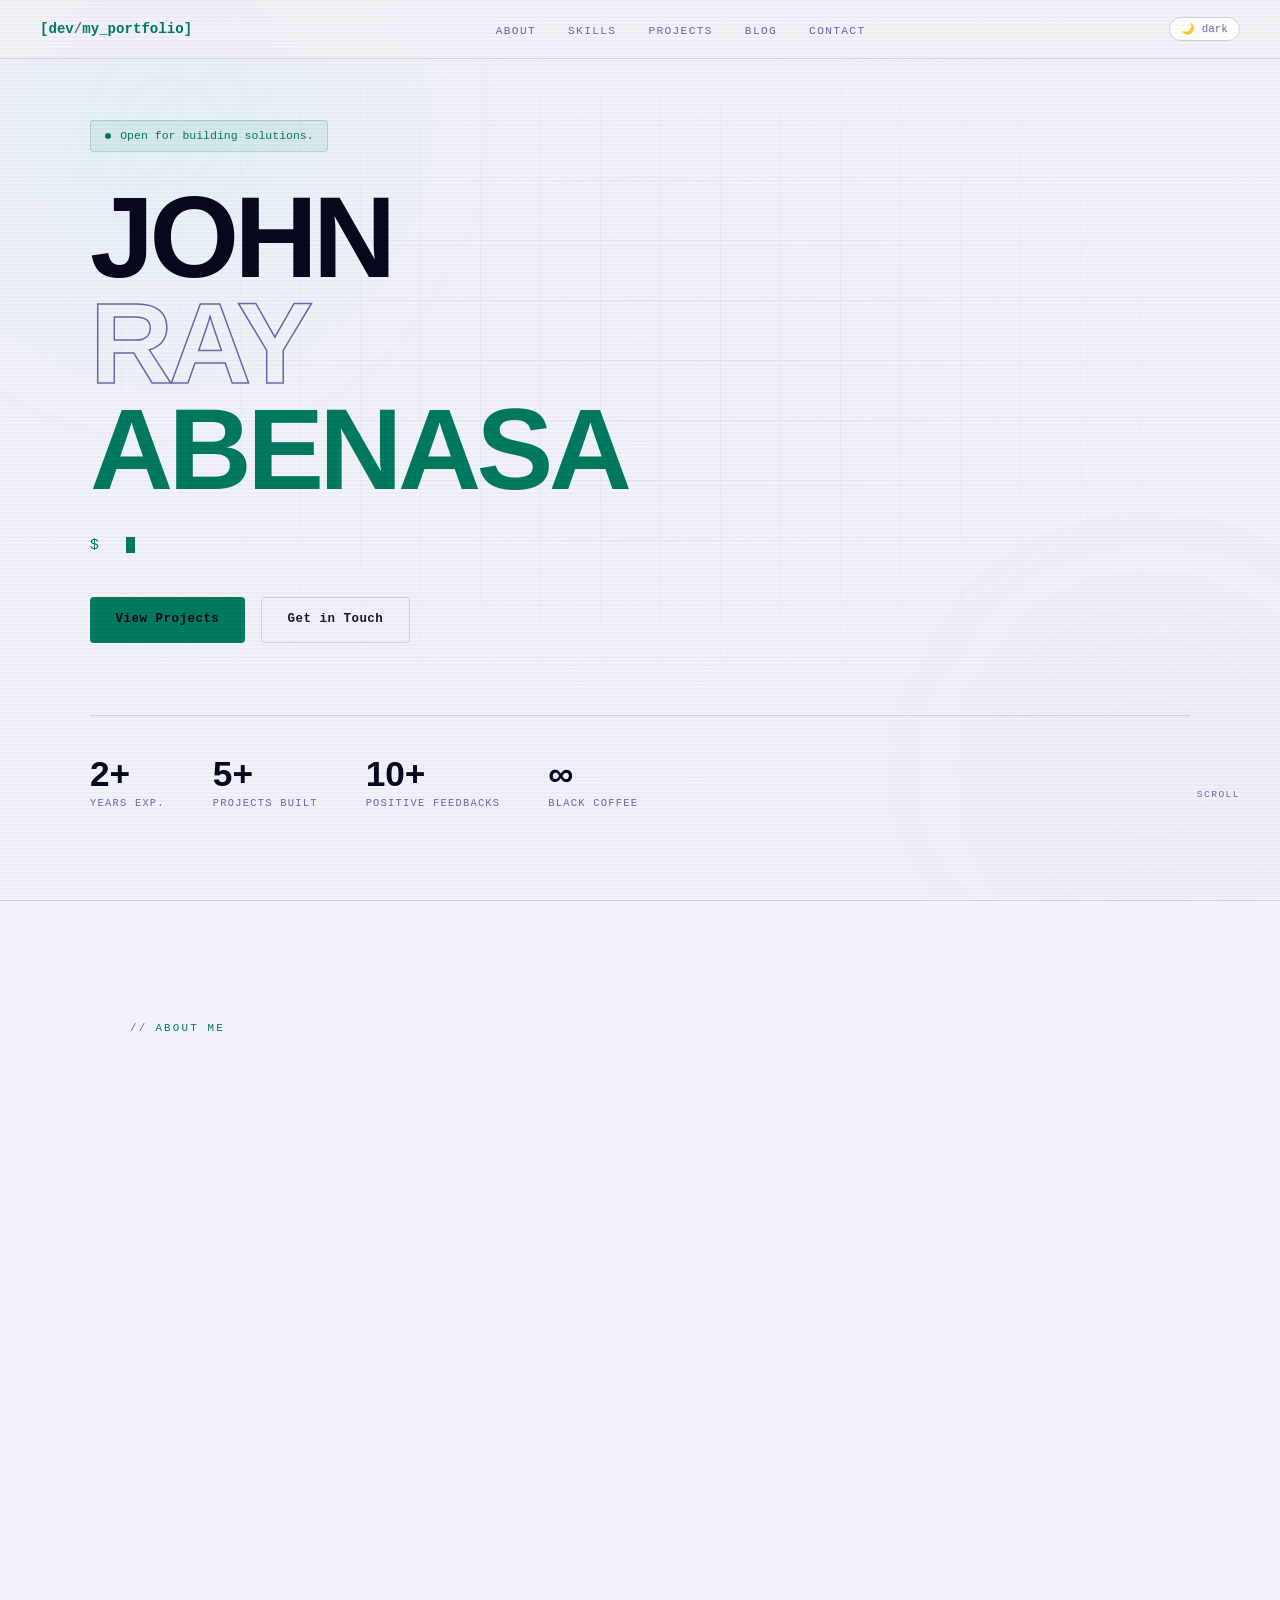
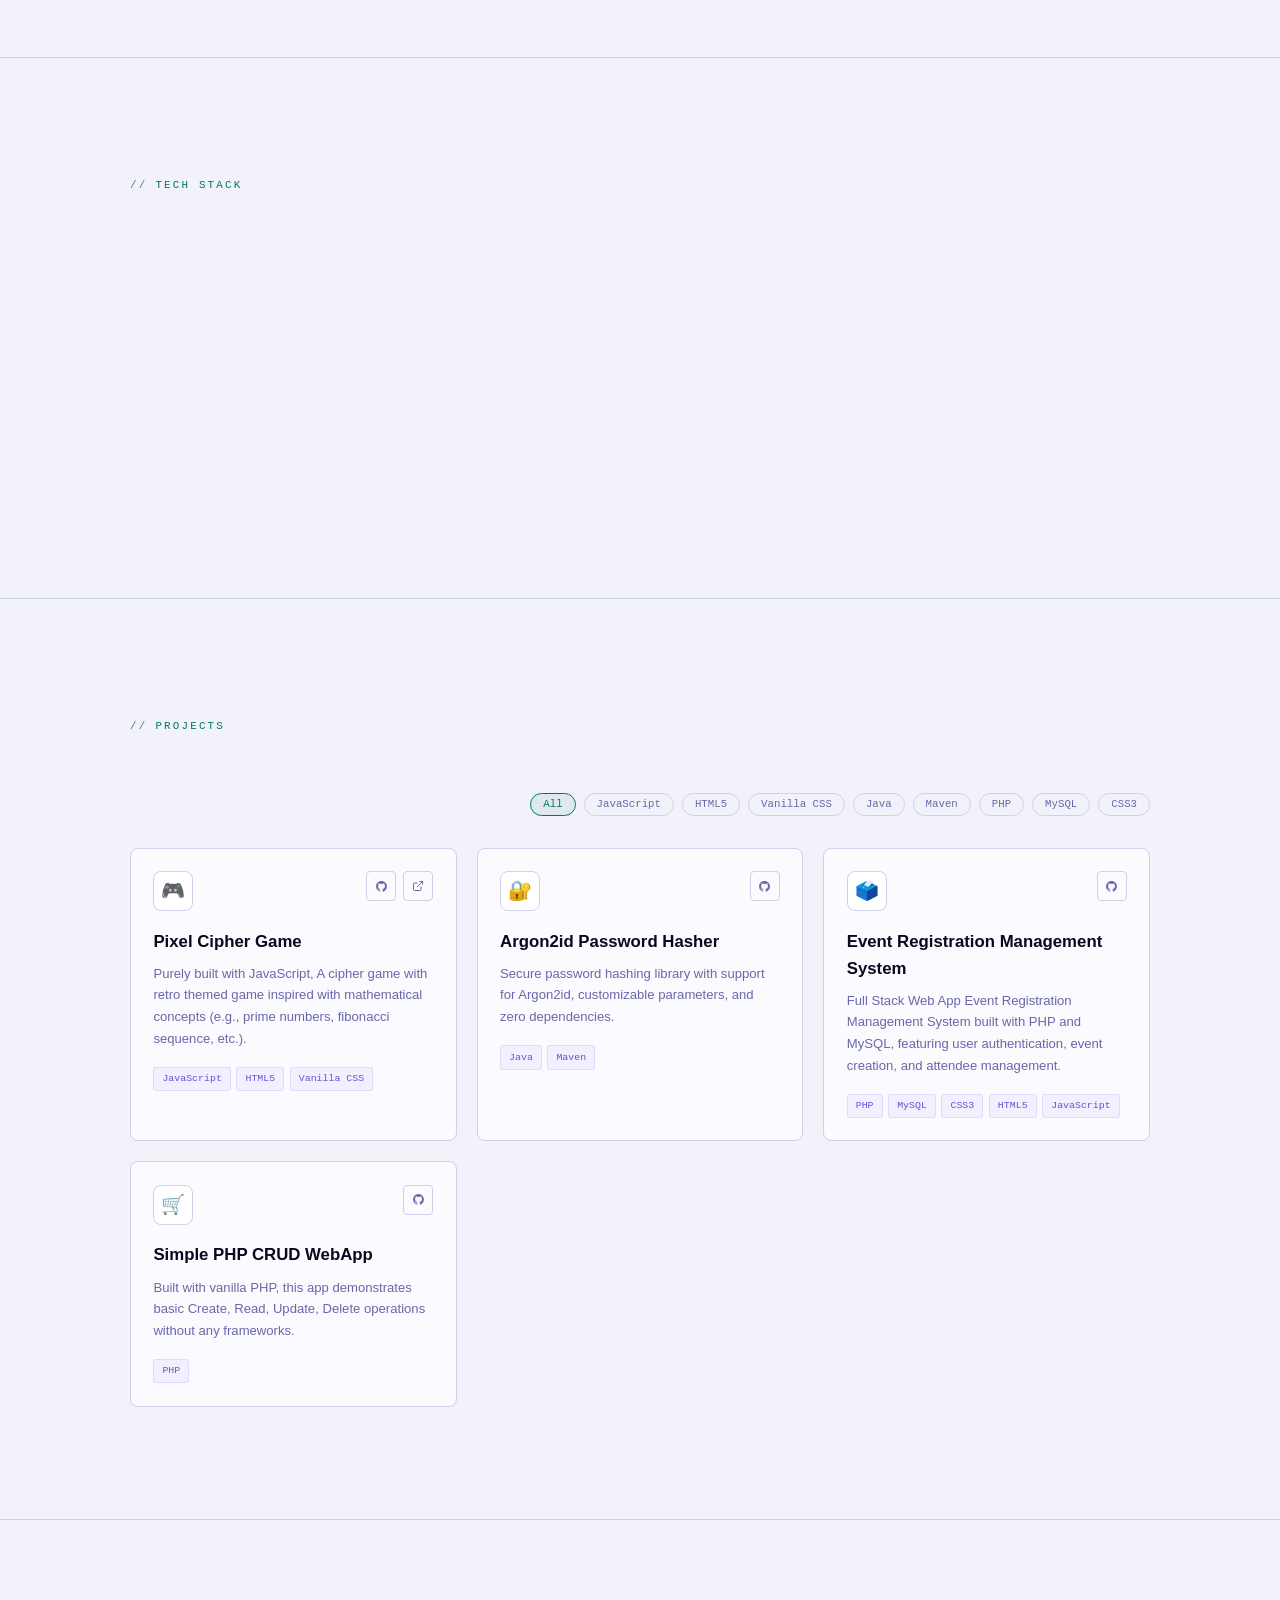
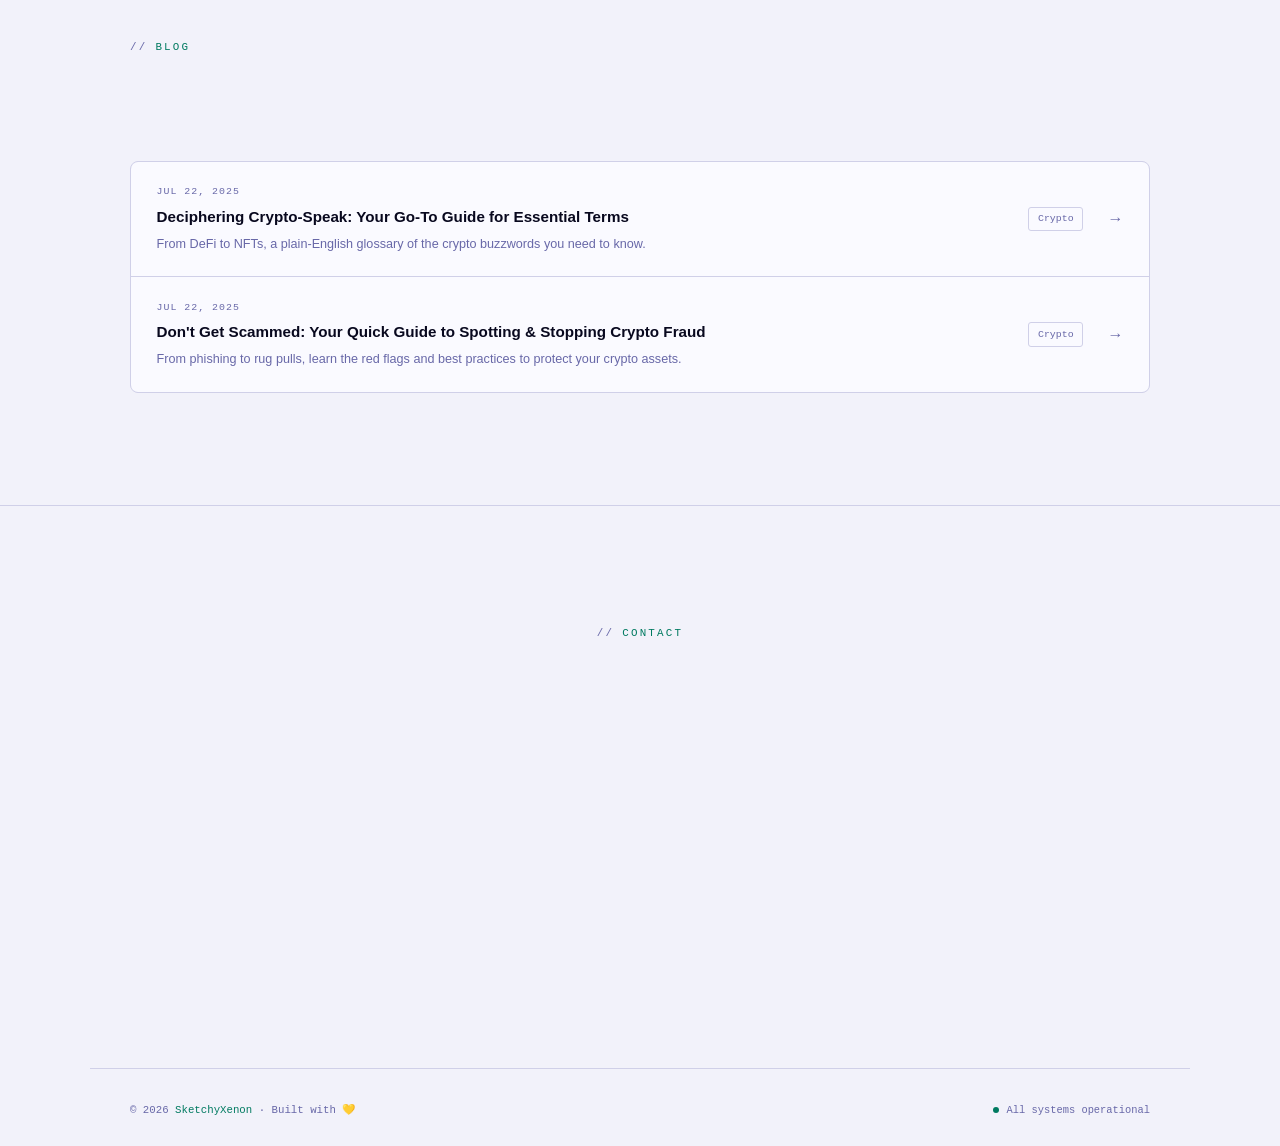
<file: index.html>
<!doctype html>
<html lang="en" data-theme="dark">
  <head>
    <meta charset="UTF-8" />
    <meta name="viewport" content="width=device-width, initial-scale=1.0" />

    <title>John Ray Abenasa - Full-Stack Developer</title>
    <meta
      name="description"
      content="Full-Stack Developer specializing in secured, scalable apps and pixel-perfect interfaces. Based in the Philippines."
    />
    <link rel="canonical" href="https://portfolio-virid-omega-15.vercel.app/" />

    <meta property="og:type" content="website" />
    <meta
      property="og:url"
      content="https://portfolio-virid-omega-15.vercel.app/"
    />
    <meta
      property="og:title"
      content="John Ray Abenasa - Full-Stack Developer"
    />
    <meta
      property="og:description"
      content="Building secured, scalable apps and pixel-perfect interfaces."
    />
    <meta
      property="og:image"
      content="https://portfolio-virid-omega-15.vercel.app/assets/og-image.png"
    />

    <meta name="twitter:card" content="summary_large_image" />
    <meta name="twitter:site" content="@Gr3yCryptO" />
    <meta
      name="twitter:title"
      content="John Ray Abenasa — Full-Stack Developer"
    />
    <meta
      name="twitter:description"
      content="Building secured, scalable apps and pixel-perfect interfaces."
    />
    <meta
      name="twitter:image"
      content="https://portfolio-virid-omega-15.vercel.app/assets/og-image.png"
    />

    <link
      rel="icon"
      type="image/png"
      sizes="32x32"
      href="assets/favicon-32.png"
    />
    <link
      rel="icon"
      type="image/png"
      sizes="16x16"
      href="assets/favicon-16.png"
    />
    <link
      rel="apple-touch-icon"
      sizes="180x180"
      href="assets/apple-touch-icon.png"
    />
    <link rel="icon" href="assets/img/jra-badge.svg" type="image/svg+xml" />
    <link rel="icon" href="assets/img/jra-badge.svg" sizes="any" />
    <link rel="apple-touch-icon" href="img/jra-badge.svg" />
    <link rel="preconnect" href="https://fonts.googleapis.com" />
    <link rel="preconnect" href="https://fonts.gstatic.com" crossorigin />
    <link
      href="https://fonts.googleapis.com/css2?family=Space+Mono:wght@400;700&family=Syne:wght@400;600;700;800&display=swap"
      rel="stylesheet"
    />

    <link rel="stylesheet" href="css/variables.css" />
    <link rel="stylesheet" href="css/base.css" />
    <link rel="stylesheet" href="css/nav.css" />
    <link rel="stylesheet" href="css/hero.css" />
    <link rel="stylesheet" href="css/sections.css" />

    <meta
      http-equiv="Content-Security-Policy"
      content="default-src 'self';
               script-src 'self' 'sha256-cGL0ExLOCcxqfmwUFK5XApMNvNlLwfjpcCiAeuOrFlQ=';
               style-src 'self' https://fonts.googleapis.com;
               font-src https://fonts.gstatic.com;
               img-src 'self' data:;
               connect-src 'none';"
    />

    <script>
      (function () {
        try {
          var s = localStorage.getItem("portfolio-theme");
          var d = s
            ? s === "dark"
            : window.matchMedia("(prefers-color-scheme: dark)").matches;
          document.documentElement.setAttribute(
            "data-theme",
            d ? "dark" : "light",
          );
        } catch (e) {}
      })();
    </script>
  </head>
  <body>
    <header>
      <nav class="nav" id="nav" role="navigation" aria-label="Main">
        <a href="#hero" class="nav-logo"
          >[dev<span class="dim">/</span>my_portfolio]</a
        >
        <ul class="nav-links" id="nav-links">
          <li><a href="#about">about</a></li>
          <li><a href="#skills">skills</a></li>
          <li><a href="#projects">projects</a></li>
          <li><a href="#blog">blog</a></li>
          <li><a href="#contact">contact</a></li>
        </ul>
        <div class="nav-right">
          <button
            class="theme-toggle"
            id="theme-toggle"
            aria-label="Toggle colour theme"
          >
            <span id="theme-icon">☀️</span>
            <span id="theme-label">light</span>
          </button>
          <button
            class="hamburger"
            id="hamburger"
            aria-label="Open menu"
            aria-expanded="false"
            aria-controls="mobile-drawer"
          >
            <span></span><span></span><span></span>
          </button>
        </div>
      </nav>
      <nav class="mobile-drawer" id="mobile-drawer" aria-label="Mobile">
        <a href="#about">About</a>
        <a href="#skills">Skills</a>
        <a href="#projects">Projects</a>
        <a href="#blog">Blog</a>
        <a href="#contact">Contact</a>
      </nav>
    </header>

    <main>
      <section id="hero" class="hero" aria-label="Introduction">
        <div class="hero-bg" aria-hidden="true"></div>
        <div class="hero-orb hero-orb-1" aria-hidden="true"></div>
        <div class="hero-orb hero-orb-2" aria-hidden="true"></div>
        <div class="hero-inner">
          <div class="hero-badge">
            <span class="status-dot" aria-hidden="true"></span>
            <span>Open for building solutions.</span>
          </div>
          <h1 class="hero-name">
            <div>JOHN</div>
            <div class="outline">RAY</div>
            <div><span class="hi">ABENASA</span></div>
          </h1>
          <div class="hero-terminal" aria-live="polite" aria-label="Role">
            <span class="prompt" aria-hidden="true">$&nbsp;</span>
            <span class="typed" id="typed"></span>
            <span class="cursor-blink" aria-hidden="true"></span>
            <noscript><span>Full-Stack Developer.</span></noscript>
          </div>
          <div class="hero-ctas">
            <a href="#projects" class="btn btn-primary">View Projects </a>
            <a href="#contact" class="btn btn-outline">Get in Touch</a>
          </div>
          <div class="hero-stats" aria-label="Quick stats">
            <div>
              <div class="stat-val" data-target="2" data-suffix="+">2+</div>
              <div class="stat-lbl">Years Exp.</div>
            </div>
            <div>
              <div class="stat-val" data-target="5" data-suffix="+">5+</div>
              <div class="stat-lbl">Projects Built</div>
            </div>
            <div>
              <div class="stat-val" data-target="10" data-suffix="+">10+</div>
              <div class="stat-lbl">Positive Feedbacks</div>
            </div>
            <div>
              <div class="stat-val">∞</div>
              <div class="stat-lbl">Black Coffee</div>
            </div>
          </div>
        </div>
        <div class="scroll-hint" aria-hidden="true">
          <span>scroll</span>
          <div class="scroll-line"></div>
        </div>
      </section>

      <div class="divider"></div>

      <section id="about" aria-label="About me">
        <div class="wrap">
          <div class="section-label">About Me</div>
          <h2 class="section-title reveal">
            Building solutions<br />for tech.
          </h2>
          <div class="about-grid">
            <div class="about-text">
              <p class="lead reveal d1">
                Hey - I'm a full-stack developer who loves solving real world
                problems with code. I believe in the power of clean architecture
                and great user experience to create software that not only
                works, but delights.
              </p>
              <p class="reveal d2">
                I specialize in building end-to-end systems: from designing
                secured and scalable apps and managing databases, to crafting
                responsive, performant frontends. I obsess over code quality,
                developer experience, and shipping things that actually work.
              </p>
              <p class="reveal d3">
                When I'm not coding, I'm writing about what I've learned,
                creating solutions for occuring problems.
              </p>
              <div class="about-actions reveal d3">
                <a
                  href="assets/cv.pdf"
                  class="btn btn-outline"
                  target="_blank"
                  rel="noopener noreferrer"
                  >Download CV</a
                >
                <a href="#contact" class="btn btn-primary">Let's Talk</a>
              </div>
            </div>
            <div class="reveal d2 photo-col">
              <div class="photo-wrap">
                <div class="photo-frame">
                  <img
                    src="assets/img/profile.jpg"
                    alt="John Ray Abenasa"
                    loading="lazy"
                  />
                  <svg
                    width="48"
                    height="48"
                    viewBox="0 0 24 24"
                    fill="none"
                    stroke="currentColor"
                    stroke-width="1"
                    aria-hidden="true"
                  ></svg>
                </div>
                <div class="photo-chip">
                  <div class="chip-num">2+</div>
                  <div>yrs experience</div>
                </div>
              </div>
            </div>
          </div>
        </div>
      </section>

      <div class="divider"></div>

      <section id="skills" aria-label="Technical skills">
        <div class="wrap">
          <div class="section-label">Tech Stack</div>
          <h2 class="section-title reveal">What I work with.</h2>
          <div class="skills-grid reveal d1">
            <div class="skill-cat">
              <div class="skill-cat-title">🖥 Frontend</div>
              <div class="skill-tags">
                <span class="skill-tag">HTML5</span>
                <span class="skill-tag">CSS3</span>
                <span class="skill-tag">JavaScript</span>
                <span class="skill-tag">Laravel</span>
                <span class="skill-tag">React</span>
                <span class="skill-tag">TailwindCSS</span>
              </div>
            </div>
            <div class="skill-cat">
              <div class="skill-cat-title">⚙️ Backend</div>
              <div class="skill-tags">
                <span class="skill-tag">Java</span>
                <span class="skill-tag">PHP</span>
                <span class="skill-tag">C/C++</span>
                <span class="skill-tag">REST APIs</span>
                <span class="skill-tag">Node.js</span>
              </div>
            </div>
            <div class="skill-cat">
              <div class="skill-cat-title">🗄 Database</div>
              <div class="skill-tags">
                <span class="skill-tag">PostgreSQL</span>
                <span class="skill-tag">MongoDB</span>
                <span class="skill-tag">MySQL</span>
              </div>
            </div>
            <div class="skill-cat">
              <div class="skill-cat-title">🚀 DevOps</div>
              <div class="skill-tags">
                <span class="skill-tag">Git</span>
                <span class="skill-tag">Linux</span>
                <span class="skill-tag">CI/CD</span>
                <span class="skill-tag">Vercel</span>
                <span class="skill-tag">GitHub</span>
                <span class="skill-tag">Netlify</span>
              </div>
            </div>
          </div>
        </div>
      </section>

      <div class="divider"></div>

      <!-- PROJECTS -->
      <section id="projects" aria-label="Projects">
        <div class="wrap">
          <div class="projects-header">
            <div>
              <div class="section-label">Projects</div>
              <h2 class="section-title reveal">Stuff I've built.</h2>
            </div>
            <div
              class="filter-bar"
              id="filter-bar"
              role="group"
              aria-label="Filter by tech"
            ></div>
          </div>
          <div
            class="projects-grid"
            id="projects-grid"
            aria-live="polite"
          ></div>
        </div>
      </section>

      <div class="divider"></div>

      <section id="blog" aria-label="Blog posts">
        <div class="wrap">
          <div class="section-label">Blog</div>
          <h2 class="section-title reveal">Thoughts &amp; writes.</h2>
          <div class="blog-list" id="blog-list" aria-live="polite"></div>
        </div>
      </section>

      <div class="divider"></div>

      <section id="contact" aria-label="Contact">
        <div class="wrap">
          <div class="contact-inner">
            <div class="section-label section-label--center">Contact</div>
            <h2 class="section-title reveal">Let's work together.</h2>
            <p class="contact-intro reveal d1">
              Whether you have a project in mind, a role to fill,<br />
              or just want to talk tech — my inbox is always open.
            </p>
            <a data-email class="contact-email reveal d2" href="#"
              >loading...</a
            >
            <noscript>
              <p class="noscript-email"></p>
                Enable JavaScript to view email address.
              </p>
            </noscript>
            <div class="social-links reveal d3">
              <a
                href="https://github.com/SketchyXenon"
                class="social-link"
                target="_blank"
                rel="noopener noreferrer"
              >
                <svg
                  width="14"
                  height="14"
                  viewBox="0 0 24 24"
                  fill="currentColor"
                  aria-hidden="true"
                >
                  <path
                    d="M12 2C6.477 2 2 6.477 2 12c0 4.418 2.865 8.166 6.839 9.489.5.092.682-.217.682-.482 0-.237-.008-.866-.013-1.7-2.782.603-3.369-1.34-3.369-1.34-.454-1.154-1.11-1.462-1.11-1.462-.908-.62.069-.608.069-.608 1.003.07 1.531 1.03 1.531 1.03.892 1.529 2.341 1.087 2.91.832.092-.647.35-1.088.636-1.338-2.22-.253-4.555-1.11-4.555-4.943 0-1.091.39-1.984 1.029-2.683-.103-.253-.446-1.27.098-2.647 0 0 .84-.269 2.75 1.025A9.578 9.578 0 0112 6.836a9.59 9.59 0 012.504.337c1.909-1.294 2.747-1.025 2.747-1.025.546 1.377.202 2.394.1 2.647.64.699 1.028 1.592 1.028 2.683 0 3.842-2.339 4.687-4.566 4.935.359.309.678.919.678 1.852 0 1.336-.012 2.415-.012 2.741 0 .267.18.578.688.48C19.138 20.163 22 16.418 22 12c0-5.523-4.477-10-10-10z"
                  />
                </svg>
                GitHub
              </a>
              <a
                href="https://www.linkedin.com/in/john-ray-abenasa-27b093307/"
                class="social-link"
                target="_blank"
                rel="noopener noreferrer"
              >
                <svg
                  width="14"
                  height="14"
                  viewBox="0 0 24 24"
                  fill="currentColor"
                  aria-hidden="true"
                >
                  <path
                    d="M16 8a6 6 0 016 6v7h-4v-7a2 2 0 00-2-2 2 2 0 00-2 2v7h-4v-7a6 6 0 016-6zM2 9h4v12H2z"
                  />
                  <circle cx="4" cy="4" r="2" />
                </svg>
                LinkedIn
              </a>
              <a
                href="https://x.com/Gr3yCryptO"
                class="social-link"
                target="_blank"
                rel="noopener noreferrer"
              >
                <svg
                  width="14"
                  height="14"
                  viewBox="0 0 24 24"
                  fill="currentColor"
                  aria-hidden="true"
                >
                  <path
                    d="M18.244 2.25h3.308l-7.227 8.26 8.502 11.24H16.17l-5.214-6.817L4.99 21.75H1.68l7.73-8.835L1.254 2.25H8.08l4.713 6.231zm-1.161 17.52h1.833L7.084 4.126H5.117z"
                  />
                </svg>
                Twitter / X
              </a>
            </div>
          </div>
        </div>
      </section>
    </main>

    <footer>
      <div class="footer">
        <p class="footer-copy">
          © 2026 <span class="hl">SketchyXenon</span> · Built with 💛
        </p>
        <div class="footer-status">
          <span class="status-dot-f" aria-hidden="true"></span>
          <span>All systems operational</span>
        </div>
      </div>
    </footer>
    <script src="data/content.js"></script>
    <script src="js/app.js"></script>
  </body>
</html>
</file>
<file: css/variables.css>
:root {
  --bg: #080810;
  --surface: #13131e;
  --surface2: #1a1a28;
  --border: #252538;
  --text: #d8d8ee;
  --muted: #6868a0;
  --heading: #f0f0ff;
  --accent: #00ffc8;
  --accent2: #9d7dff;
  --accent-dim: rgba(0, 255, 200, 0.08);
  --glow: 0 0 32px rgba(0, 255, 200, 0.14);
  --card-bg: #0f0f1a;

  --font-d: "Syne", sans-serif;
  --font-m: "Space Mono", monospace;
  --ease: cubic-bezier(0.4, 0, 0.2, 1);
  --max-w: 1100px;
  --px: clamp(1.25rem, 5vw, 2.5rem);
}

[data-theme="light"] {
  --bg: #f2f2fa;
  --surface: #ffffff;
  --surface2: #f0f0fa;
  --border: #d0d0e8;
  --text: #18182e;
  --muted: #6868a8;
  --heading: #08081e;
  --accent: #007a60;
  --accent2: #6a4fd4;
  --accent-dim: rgba(0, 122, 96, 0.08);
  --glow: 0 0 32px rgba(0, 122, 96, 0.12);
  --card-bg: #fafaff;
}
</file>
<file: css/base.css>
*,
*::before,
*::after {
  box-sizing: border-box;
  margin: 0;
  padding: 0;
}
html {
  scroll-behavior: smooth;
}
body {
  font-family: var(--font-d);
  background: var(--bg);
  color: var(--text);
  line-height: 1.6;
  overflow-x: hidden;
  transition:
    background 0.3s var(--ease),
    color 0.3s var(--ease);
}

body::before {
  content: "";
  position: fixed;
  inset: 0;
  background: repeating-linear-gradient(
    0deg,
    transparent,
    transparent 2px,
    rgba(0, 0, 0, 0.025) 2px,
    rgba(0, 0, 0, 0.025) 4px
  );
  pointer-events: none;
  z-index: 9999;
}

h1,
h2,
h3 {
  font-family: var(--font-d);
  color: var(--heading);
  font-weight: 800;
  line-height: 1.1;
}
p {
  line-height: 1.75;
}
a {
  color: var(--accent);
  text-decoration: none;
}
ul {
  list-style: none;
}
img {
  display: block;
  max-width: 100%;
}

::selection {
  background: var(--accent);
  color: #080810;
}
::-webkit-scrollbar {
  width: 4px;
}
::-webkit-scrollbar-track {
  background: var(--bg);
}
::-webkit-scrollbar-thumb {
  background: var(--border);
  border-radius: 2px;
}
::-webkit-scrollbar-thumb:hover {
  background: var(--accent);
}
.wrap {
  width: 100%;
  max-width: var(--max-w);
  margin: 0 auto;
  padding: clamp(4rem, 10vw, 7rem) var(--px);
}
.divider {
  width: 100%;
  height: 1px;
  background: var(--border);
}

.section-label {
  display: inline-flex;
  align-items: center;
  gap: 0.5rem;
  font-family: var(--font-m);
  font-size: 0.68rem;
  letter-spacing: 0.2em;
  text-transform: uppercase;
  color: var(--accent);
  margin-bottom: 0.75rem;
}
.section-label::before {
  content: "//";
  color: var(--muted);
}

.section-title {
  font-size: clamp(2rem, 4vw, 3rem);
  font-weight: 800;
  letter-spacing: -0.02em;
  margin-bottom: 1rem;
}
.btn {
  display: inline-flex;
  align-items: center;
  gap: 0.5rem;
  padding: 0.75rem 1.6rem;
  font-family: var(--font-m);
  font-size: 0.78rem;
  font-weight: 700;
  letter-spacing: 0.04em;
  border-radius: 4px;
  border: none;
  cursor: pointer;
  transition:
    transform 0.25s var(--ease),
    box-shadow 0.25s var(--ease);
  text-decoration: none;
}
.btn-primary {
  background: var(--accent);
  color: #080810;
}
.btn-primary:hover {
  box-shadow: var(--glow);
  transform: translateY(-2px);
}
.btn-outline {
  background: transparent;
  color: var(--text);
  border: 1px solid var(--border);
}
.btn-outline:hover {
  border-color: var(--accent);
  color: var(--accent);
  transform: translateY(-2px);
}

.reveal {
  opacity: 0;
  transform: translateY(24px);
  transition:
    opacity 0.6s var(--ease),
    transform 0.6s var(--ease);
}
.reveal.visible {
  opacity: 1;
  transform: translateY(0);
}
.reveal.d1 {
  transition-delay: 0.1s;
}
.reveal.d2 {
  transition-delay: 0.2s;
}
.reveal.d3 {
  transition-delay: 0.3s;
}
.photo-col {
  display: flex;
  justify-content: flex-start;
}
.section-label--center {
  justify-content: center;
}
.noscript-email {
  font-family: var(--font-m);
  color: var(--muted);
}
.photo-col {
  display: flex;
  justify-content: flex-start;
}
</file>
<file: css/nav.css>
.nav {
  position: fixed;
  top: 0;
  left: 0;
  right: 0;
  z-index: 1000;
  display: flex;
  align-items: center;
  justify-content: space-between;
  padding: 1rem var(--px);
  background: rgba(8, 8, 16, 0.75);
  backdrop-filter: blur(20px);
  border-bottom: 1px solid var(--border);
  transition: background 0.3s var(--ease);
}
[data-theme="light"] .nav {
  background: rgba(242, 242, 250, 0.85);
}
.nav.scrolled {
  background: rgba(8, 8, 16, 0.95);
}
[data-theme="light"] .nav.scrolled {
  background: rgba(242, 242, 250, 0.97);
}

.nav-logo {
  font-family: var(--font-m);
  font-size: 0.88rem;
  font-weight: 700;
  color: var(--accent);
}
.nav-logo .dim {
  color: var(--muted);
}

.nav-links {
  display: flex;
  gap: 2rem;
}
.nav-links a {
  font-family: var(--font-m);
  font-size: 0.7rem;
  letter-spacing: 0.12em;
  text-transform: uppercase;
  color: var(--muted);
  position: relative;
  transition: color 0.2s var(--ease);
}
.nav-links a::after {
  content: "";
  position: absolute;
  bottom: -3px;
  left: 0;
  width: 0;
  height: 1px;
  background: var(--accent);
  transition: width 0.25s var(--ease);
}
.nav-links a:hover,
.nav-links a.active {
  color: var(--accent);
}
.nav-links a:hover::after,
.nav-links a.active::after {
  width: 100%;
}

.nav-right {
  display: flex;
  align-items: center;
  gap: 1rem;
}

.theme-toggle {
  display: flex;
  align-items: center;
  gap: 0.4rem;
  padding: 0.3rem 0.7rem;
  font-family: var(--font-m);
  font-size: 0.68rem;
  color: var(--muted);
  background: var(--surface);
  border: 1px solid var(--border);
  border-radius: 50px;
  cursor: pointer;
  transition:
    border-color 0.2s var(--ease),
    color 0.2s var(--ease);
}
.theme-toggle:hover {
  border-color: var(--accent);
  color: var(--accent);
}

.hamburger {
  display: none;
  flex-direction: column;
  gap: 5px;
  background: none;
  border: none;
  cursor: pointer;
  padding: 4px;
}
.hamburger span {
  display: block;
  width: 22px;
  height: 1.5px;
  background: var(--muted);
  transition: all 0.25s var(--ease);
}
.hamburger.open span:nth-child(1) {
  transform: translateY(6.5px) rotate(45deg);
  background: var(--accent);
}
.hamburger.open span:nth-child(2) {
  opacity: 0;
}
.hamburger.open span:nth-child(3) {
  transform: translateY(-6.5px) rotate(-45deg);
  background: var(--accent);
}

.mobile-drawer {
  display: none;
  position: fixed;
  top: 57px;
  left: 0;
  right: 0;
  background: var(--bg);
  border-bottom: 1px solid var(--border);
  padding: 1.5rem var(--px);
  flex-direction: column;
  gap: 1.25rem;
  z-index: 999;
}
.mobile-drawer.open {
  display: flex;
}
.mobile-drawer a {
  font-family: var(--font-m);
  font-size: 0.85rem;
  color: var(--muted);
}
.mobile-drawer a:hover {
  color: var(--accent);
}

@media (max-width: 768px) {
  .nav-links {
    display: none;
  }
  .hamburger {
    display: flex;
  }
}
</file>
<file: css/hero.css>
.hero {
  min-height: 100vh;
  display: flex;
  align-items: center;
  position: relative;
  padding: 6rem var(--px) 4rem;
  overflow: hidden;
}
.hero-bg {
  position: absolute;
  inset: 0;
  background-image:
    linear-gradient(var(--border) 1px, transparent 1px),
    linear-gradient(90deg, var(--border) 1px, transparent 1px);
  background-size: 60px 60px;
  opacity: 0.3;
  pointer-events: none;
}
.hero-bg::after {
  content: "";
  position: absolute;
  inset: 0;
  background: radial-gradient(
    ellipse 70% 60% at 50% 40%,
    transparent 0%,
    var(--bg) 80%
  );
}

.hero-orb {
  position: absolute;
  border-radius: 50%;
  filter: blur(90px);
  pointer-events: none;
  animation: orb 8s ease-in-out infinite alternate;
}
.hero-orb-1 {
  width: 500px;
  height: 500px;
  background: radial-gradient(circle, rgba(0, 255, 200, 0.07), transparent 70%);
  top: -120px;
  left: -80px;
}
.hero-orb-2 {
  width: 380px;
  height: 380px;
  background: radial-gradient(
    circle,
    rgba(157, 125, 255, 0.06),
    transparent 70%
  );
  bottom: -60px;
  right: -60px;
  animation-delay: -4s;
}
@keyframes orb {
  from {
    transform: translate(0, 0) scale(1);
  }
  to {
    transform: translate(25px, 18px) scale(1.05);
  }
}

.hero-inner {
  position: relative;
  z-index: 1;
  width: 100%;
  max-width: var(--max-w);
  margin: 0 auto;
}

.hero-badge {
  display: inline-flex;
  align-items: center;
  gap: 0.6rem;
  font-family: var(--font-m);
  font-size: 0.72rem;
  color: var(--accent);
  background: var(--accent-dim);
  border: 1px solid rgba(0, 255, 200, 0.18);
  border-radius: 4px;
  padding: 0.35rem 0.85rem;
  margin-bottom: 2rem;
}
[data-theme="light"] .hero-badge {
  border-color: rgba(0, 122, 96, 0.2);
}

.status-dot {
  width: 6px;
  height: 6px;
  border-radius: 50%;
  background: var(--accent);
  animation: pulse 2.5s ease infinite;
}
@keyframes pulse {
  0%,
  100% {
    opacity: 1;
  }
  50% {
    opacity: 0.4;
  }
}

.hero-name {
  font-size: clamp(3.5rem, 9vw, 8rem);
  font-weight: 800;
  line-height: 0.92;
  letter-spacing: -0.04em;
  margin-bottom: 2rem;
}
.hero-name .outline {
  color: transparent;
  -webkit-text-stroke: 1.5px var(--border);
}
[data-theme="light"] .hero-name .outline {
  -webkit-text-stroke-color: var(--muted);
}
.hero-name .hi {
  color: var(--accent);
}

.hero-terminal {
  display: flex;
  align-items: center;
  gap: 0.5rem;
  font-family: var(--font-m);
  font-size: clamp(0.78rem, 1.5vw, 0.92rem);
  color: var(--muted);
  margin-bottom: 2.5rem;
}
.hero-terminal .prompt {
  color: var(--accent);
}
.hero-terminal .typed {
  color: var(--text);
}
.cursor-blink {
  display: inline-block;
  width: 9px;
  height: 1.1em;
  background: var(--accent);
  vertical-align: middle;
  margin-left: 2px;
  animation: blink 1s step-end infinite;
}
@keyframes blink {
  0%,
  100% {
    opacity: 1;
  }
  50% {
    opacity: 0;
  }
}

.hero-ctas {
  display: flex;
  gap: 1rem;
  flex-wrap: wrap;
  margin-bottom: 4.5rem;
}
.hero-stats {
  display: flex;
  gap: 3rem;
  flex-wrap: wrap;
  padding-top: 2.5rem;
  border-top: 1px solid var(--border);
}
.stat-val {
  font-size: 2.2rem;
  font-weight: 800;
  color: var(--heading);
  line-height: 1;
}
.stat-lbl {
  font-family: var(--font-m);
  font-size: 0.65rem;
  color: var(--muted);
  letter-spacing: 0.12em;
  text-transform: uppercase;
  margin-top: 0.25rem;
}

.scroll-hint {
  position: absolute;
  bottom: 2.5rem;
  right: var(--px);
  display: flex;
  flex-direction: column;
  align-items: center;
  gap: 0.5rem;
  font-family: var(--font-m);
  font-size: 0.6rem;
  letter-spacing: 0.15em;
  color: var(--muted);
  text-transform: uppercase;
}
.scroll-line {
  width: 1px;
  height: 50px;
  background: linear-gradient(var(--accent), transparent);
  animation: scroll-anim 2s ease-in-out infinite;
}
@keyframes scroll-anim {
  0% {
    transform: scaleY(0);
    transform-origin: top;
  }
  50% {
    transform: scaleY(1);
    transform-origin: top;
  }
  51% {
    transform: scaleY(1);
    transform-origin: bottom;
  }
  100% {
    transform: scaleY(0);
    transform-origin: bottom;
  }
}

@media (max-width: 768px) {
  .hero {
    align-items: flex-start;
    padding-top: 7rem;
  }
  .scroll-hint {
    display: none;
  }
}
</file>
<file: css/sections.css>
.about-grid {
  display: grid;
  grid-template-columns: 1fr 300px;
  gap: 4.5rem;
  align-items: start;
  margin-top: 2.5rem;
}
@media (max-width: 860px) {
  .about-grid {
    grid-template-columns: 1fr;
    gap: 3rem;
  }
}

.about-text p {
  font-size: 1rem;
  color: var(--text);
  margin-bottom: 1.25rem;
}
.about-text .lead {
  font-size: 1.1rem;
  font-weight: 600;
  color: var(--heading);
}
.about-actions {
  display: flex;
  gap: 0.75rem;
  flex-wrap: wrap;
  margin-top: 2rem;
}

.photo-wrap {
  position: relative;
  width: 100%;
  aspect-ratio: 3/4;
  max-width: 260px;
}
.photo-frame {
  width: 100%;
  height: 100%;
  background: var(--surface);
  border: 1px solid var(--border);
  border-radius: 6px;
  overflow: hidden;
  display: flex;
  flex-direction: column;
  align-items: center;
  justify-content: center;
  gap: 0.75rem;
  font-family: var(--font-m);
  font-size: 0.7rem;
  color: var(--muted);
}
.photo-frame svg {
  opacity: 0.2;
}

.photo-wrap::before,
.photo-wrap::after {
  content: "";
  position: absolute;
  width: 18px;
  height: 18px;
  border-color: var(--accent);
  border-style: solid;
  opacity: 0.5;
}
.photo-wrap::before {
  top: -7px;
  left: -7px;
  border-width: 2px 0 0 2px;
}
.photo-wrap::after {
  bottom: -7px;
  right: -7px;
  border-width: 0 2px 2px 0;
}

.photo-chip {
  position: absolute;
  bottom: -16px;
  right: -16px;
  background: var(--surface);
  border: 1px solid var(--border);
  border-radius: 8px;
  padding: 0.8rem 1rem;
  font-family: var(--font-m);
  font-size: 0.68rem;
  color: var(--muted);
}
.photo-chip .chip-num {
  font-family: var(--font-d);
  font-size: 1.5rem;
  font-weight: 800;
  color: var(--accent);
  line-height: 1;
}

.skills-grid {
  display: grid;
  grid-template-columns: repeat(auto-fit, minmax(200px, 1fr));
  gap: 1px;
  background: var(--border);
  border: 1px solid var(--border);
  border-radius: 8px;
  overflow: hidden;
  margin-top: 2.5rem;
}
.skill-cat {
  background: var(--card-bg);
  padding: 1.6rem;
  transition: background 0.25s var(--ease);
}
.skill-cat:hover {
  background: var(--surface);
}
.skill-cat-title {
  font-family: var(--font-m);
  font-size: 0.65rem;
  letter-spacing: 0.15em;
  text-transform: uppercase;
  color: var(--accent);
  margin-bottom: 1.1rem;
}
.skill-tags {
  display: flex;
  flex-wrap: wrap;
  gap: 0.45rem;
}
.skill-tag {
  font-family: var(--font-m);
  font-size: 0.67rem;
  padding: 0.28rem 0.6rem;
  background: var(--surface2);
  border: 1px solid var(--border);
  border-radius: 3px;
  color: var(--text);
  transition: all 0.2s var(--ease);
}
.skill-tag:hover {
  border-color: var(--accent);
  color: var(--accent);
  background: var(--accent-dim);
  transform: translateY(-1px);
}
.projects-header {
  display: flex;
  align-items: flex-end;
  justify-content: space-between;
  flex-wrap: wrap;
  gap: 1.5rem;
  margin-bottom: 2rem;
}

.filter-bar {
  display: flex;
  gap: 0.5rem;
  flex-wrap: wrap;
}
.filter-btn {
  font-family: var(--font-m);
  font-size: 0.67rem;
  padding: 0.28rem 0.75rem;
  background: transparent;
  border: 1px solid var(--border);
  border-radius: 50px;
  color: var(--muted);
  cursor: pointer;
  transition: all 0.2s var(--ease);
}
.filter-btn:hover,
.filter-btn.active {
  border-color: var(--accent);
  color: var(--accent);
  background: var(--accent-dim);
}

.projects-grid {
  display: grid;
  grid-template-columns: repeat(auto-fill, minmax(300px, 1fr));
  gap: 1.25rem;
}

.project-card {
  background: var(--card-bg);
  border: 1px solid var(--border);
  border-radius: 8px;
  overflow: hidden;
  position: relative;
  transition:
    transform 0.25s var(--ease),
    border-color 0.25s var(--ease),
    box-shadow 0.25s var(--ease);
}
.project-card::before {
  content: "";
  position: absolute;
  top: 0;
  left: 0;
  right: 0;
  height: 2px;
  background: linear-gradient(90deg, var(--accent), var(--accent2));
  opacity: 0;
  transition: opacity 0.25s var(--ease);
}
.project-card:hover {
  border-color: rgba(0, 255, 200, 0.25);
  transform: translateY(-4px);
  box-shadow:
    0 16px 40px rgba(0, 0, 0, 0.3),
    var(--glow);
}
.project-card:hover::before {
  opacity: 1;
}

.card-top {
  padding: 1.4rem 1.4rem 0;
  display: flex;
  align-items: flex-start;
  justify-content: space-between;
}
.card-icon {
  width: 40px;
  height: 40px;
  background: var(--surface);
  border: 1px solid var(--border);
  border-radius: 8px;
  display: flex;
  align-items: center;
  justify-content: center;
  font-size: 1.2rem;
}
.card-links {
  display: flex;
  gap: 0.45rem;
}
.card-link {
  width: 30px;
  height: 30px;
  display: flex;
  align-items: center;
  justify-content: center;
  border: 1px solid var(--border);
  border-radius: 4px;
  color: var(--muted);
  text-decoration: none;
  transition: all 0.2s var(--ease);
}
.card-link:hover {
  border-color: var(--accent);
  color: var(--accent);
  background: var(--accent-dim);
}

.card-body {
  padding: 1.1rem 1.4rem 1.4rem;
}
.card-title {
  font-size: 1.05rem;
  font-weight: 700;
  color: var(--heading);
  margin-bottom: 0.45rem;
}
.card-desc {
  font-size: 0.82rem;
  color: var(--muted);
  line-height: 1.65;
  margin-bottom: 1.1rem;
}
.card-tech {
  display: flex;
  flex-wrap: wrap;
  gap: 0.35rem;
}
.tech-tag {
  font-family: var(--font-m);
  font-size: 0.62rem;
  padding: 0.2rem 0.5rem;
  border-radius: 3px;
  background: rgba(157, 125, 255, 0.08);
  border: 1px solid rgba(157, 125, 255, 0.2);
  color: var(--accent2);
}
.blog-list {
  margin-top: 2.5rem;
  display: flex;
  flex-direction: column;
  gap: 1px;
  background: var(--border);
  border: 1px solid var(--border);
  border-radius: 8px;
  overflow: hidden;
}
.blog-item {
  display: grid;
  grid-template-columns: 1fr auto auto;
  align-items: center;
  gap: 1.5rem;
  padding: 1.4rem 1.6rem;
  background: var(--card-bg);
  text-decoration: none;
  transition:
    background 0.2s var(--ease),
    padding-left 0.2s var(--ease);
}
.blog-item:hover {
  background: var(--surface);
  padding-left: 2rem;
}
.blog-date {
  font-family: var(--font-m);
  font-size: 0.62rem;
  color: var(--muted);
  letter-spacing: 0.1em;
  margin-bottom: 0.3rem;
}
.blog-title {
  font-size: 0.95rem;
  font-weight: 600;
  color: var(--heading);
  margin-bottom: 0.28rem;
  transition: color 0.2s;
}
.blog-item:hover .blog-title {
  color: var(--accent);
}
.blog-excerpt {
  font-size: 0.79rem;
  color: var(--muted);
  line-height: 1.6;
}
.blog-tag {
  font-family: var(--font-m);
  font-size: 0.62rem;
  padding: 0.2rem 0.55rem;
  border: 1px solid var(--border);
  border-radius: 3px;
  color: var(--muted);
  white-space: nowrap;
}
.blog-arrow {
  color: var(--muted);
  font-size: 1rem;
  transition:
    transform 0.2s var(--ease),
    color 0.2s;
}
.blog-item:hover .blog-arrow {
  transform: translateX(4px);
  color: var(--accent);
}

@media (max-width: 580px) {
  .blog-item {
    grid-template-columns: 1fr auto;
  }
  .blog-tag {
    display: none;
  }
}
#contact .wrap {
  text-align: center;
}
.contact-inner {
  max-width: 600px;
  margin: 0 auto;
}
.contact-intro {
  font-family: var(--font-m);
  font-size: 0.84rem;
  color: var(--muted);
  line-height: 1.9;
  margin: 1.5rem 0 2.5rem;
}
.contact-email {
  display: inline-block;
  font-family: var(--font-m);
  font-size: clamp(1rem, 3vw, 1.5rem);
  font-weight: 700;
  color: var(--heading);
  padding-bottom: 4px;
  border-bottom: 2px solid var(--accent);
  margin-bottom: 3rem;
  transition: color 0.2s var(--ease);
}
.contact-email:hover {
  color: var(--accent);
}

.social-links {
  display: flex;
  justify-content: center;
  gap: 0.75rem;
  flex-wrap: wrap;
}
.social-link {
  display: inline-flex;
  align-items: center;
  gap: 0.5rem;
  padding: 0.65rem 1.3rem;
  border: 1px solid var(--border);
  border-radius: 4px;
  font-family: var(--font-m);
  font-size: 0.72rem;
  color: var(--text);
  transition: all 0.2s var(--ease);
}
.social-link:hover {
  border-color: var(--accent);
  color: var(--accent);
  transform: translateY(-2px);
  box-shadow: var(--glow);
}

.footer {
  display: flex;
  justify-content: space-between;
  align-items: center;
  flex-wrap: wrap;
  gap: 1rem;
  max-width: var(--max-w);
  margin: 0 auto;
  padding: 2rem var(--px);
  border-top: 1px solid var(--border);
}
.footer-copy {
  font-family: var(--font-m);
  font-size: 0.67rem;
  color: var(--muted);
}
.footer-copy .hl {
  color: var(--accent);
}
.footer-status {
  display: flex;
  align-items: center;
  gap: 0.5rem;
  font-family: var(--font-m);
  font-size: 0.65rem;
  color: var(--muted);
}
.status-dot-f {
  width: 6px;
  height: 6px;
  border-radius: 50%;
  background: var(--accent);
  animation: pulse 2.5s ease infinite;
}

@media (max-width: 580px) {
  .footer {
    flex-direction: column;
    text-align: center;
  }
}
</file>
